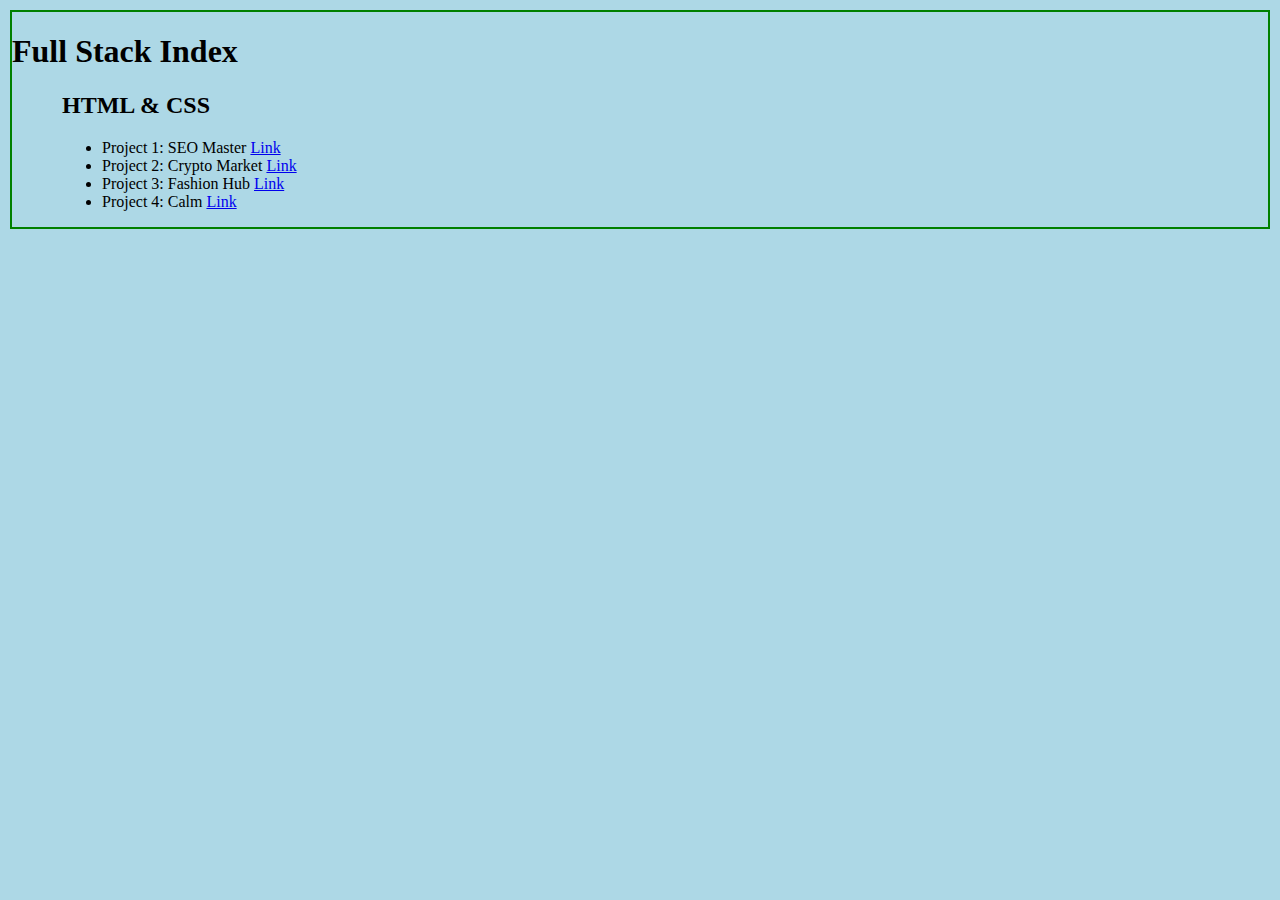
<file: index.html>
<!DOCTYPE html>
<html lang="en">
  <head>
    <meta charset="UTF-8" />
    <meta name="viewport" content="width=device-width, initial-scale=1.0" />
    <title>Full Stack Index</title>
    <!-- Style -->
    <link rel="stylesheet" href="style.css" />
  </head>
  <body>
    <header>
      <h1>Full Stack Index</h1>
    </header>
    <main>
      <section>
        <div class="html-css">
          <h2>HTML & CSS</h2>
          <ul>
            <li>
              Project 1: SEO Master
              <a href="HTML and CSS\Project 1\index.html" target="_blank"
                >Link</a
              >
            </li>
            <li>
              Project 2: Crypto Market
              <a href="HTML and CSS\Project 2\index.html" target="_blank"
                >Link</a
              >
            </li>
            <li>
              Project 3: Fashion Hub
              <a href="HTML and CSS\Project 3\index.html" target="_blank"
                >Link</a
              >
            </li>
            <li>
              Project 4: Calm
              <a href="HTML and CSS\Project 4\index.html" target="_blank"
                >Link</a
              >
            </li>
          </ul>
        </div>
      </section>
    </main>
  </body>
</html>
</file>
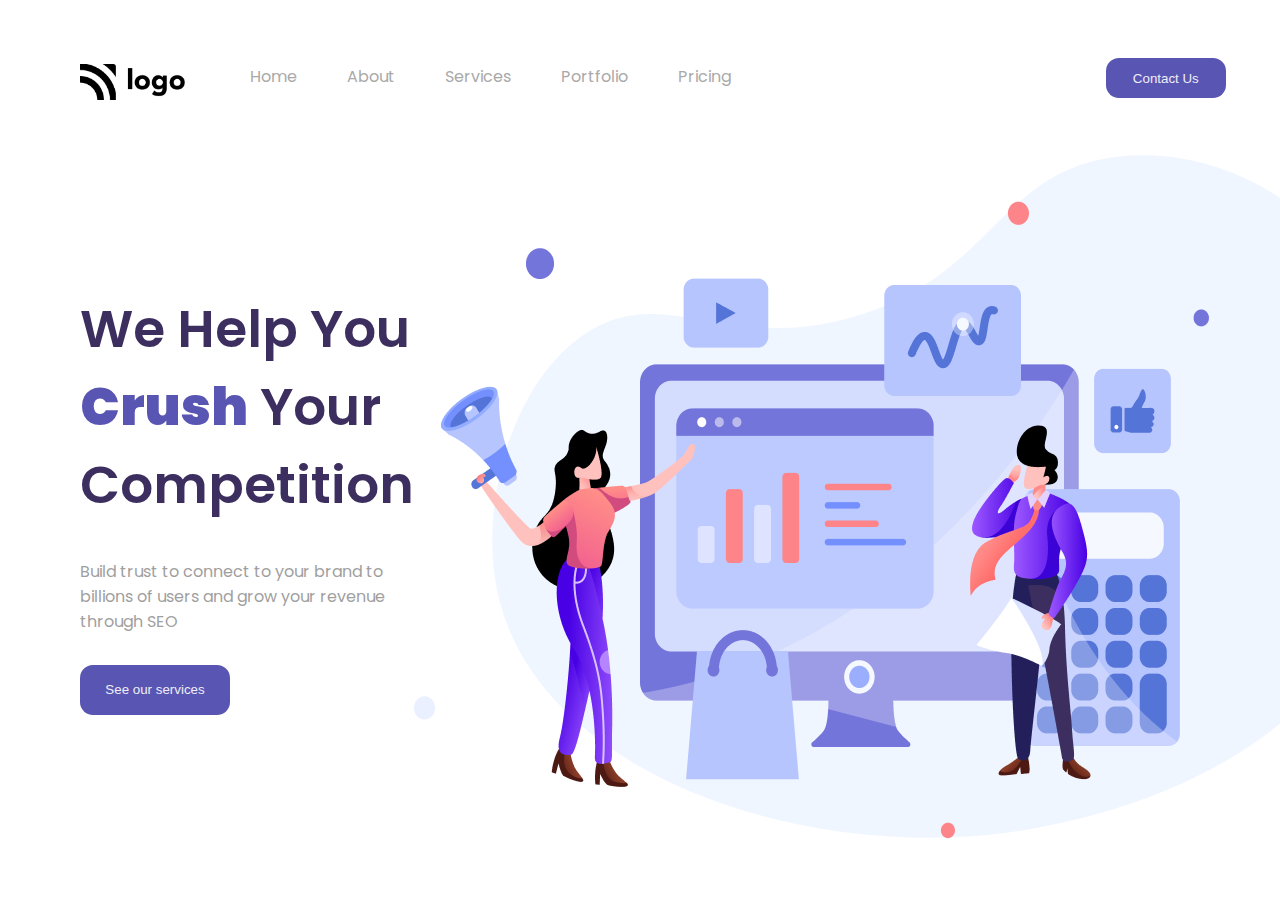
<file: HTML and CSS/Project 1/index.html>
<!DOCTYPE html>
<html lang="en">
  <head>
    <meta charset="UTF-8" />
    <meta name="viewport" content="width=device-width, initial-scale=1.0" />
    <title>SEO Master</title>

    <!-- Stylesheet -->
    <link rel="stylesheet" href="style.css" />

    <!-- Font -->
    <link rel="preconnect" href="https://fonts.googleapis.com" />
    <link rel="preconnect" href="https://fonts.gstatic.com" crossorigin />
    <link
      href="https://fonts.googleapis.com/css2?family=Poppins:ital,wght@0,100;0,200;0,300;0,400;0,500;0,600;0,700;0,800;0,900;1,100;1,200;1,300;1,400;1,500;1,600;1,700;1,800;1,900&display=swap"
      rel="stylesheet"
    />
  </head>

  <body>
    <div>
      <section>
        <nav class="navbar listbar">
          <div>
            <img
              class="logo"
              src="./assets/Logo.png"
              alt="Logo"
              style="padding-top: 16px"
            />
          </div>

          <div>
            <ul class="mylist">
              <li class="list-item">Home</li>
              <li class="list-item">About</li>
              <li class="list-item">Services</li>
              <li class="list-item">Portfolio</li>
              <li class="list-item">Pricing</li>
            </ul>
          </div>

          <div>
            <button class="button nav-button">Contact Us</button>
          </div>
        </nav>
      </section>

      <section>
        <div class="banner-container">
          <div class="content" style="padding-top: 100px">
            <h1 class="h1header">
              We Help You <strong style="color: #5955b3">Crush</strong> Your
              Competition
            </h1>
            <p class="ptype">
              Build trust to connect to your brand to billions of users and grow
              your revenue through SEO
            </p>
            <button class="button main-button">See our services</button>
          </div>

          <div>
            <img
              class="image"
              src="./assets/Header Illustration.png"
              alt="front-image"
            />
          </div>
        </div>
      </section>
    </div>
  </body>
</html>
</file>
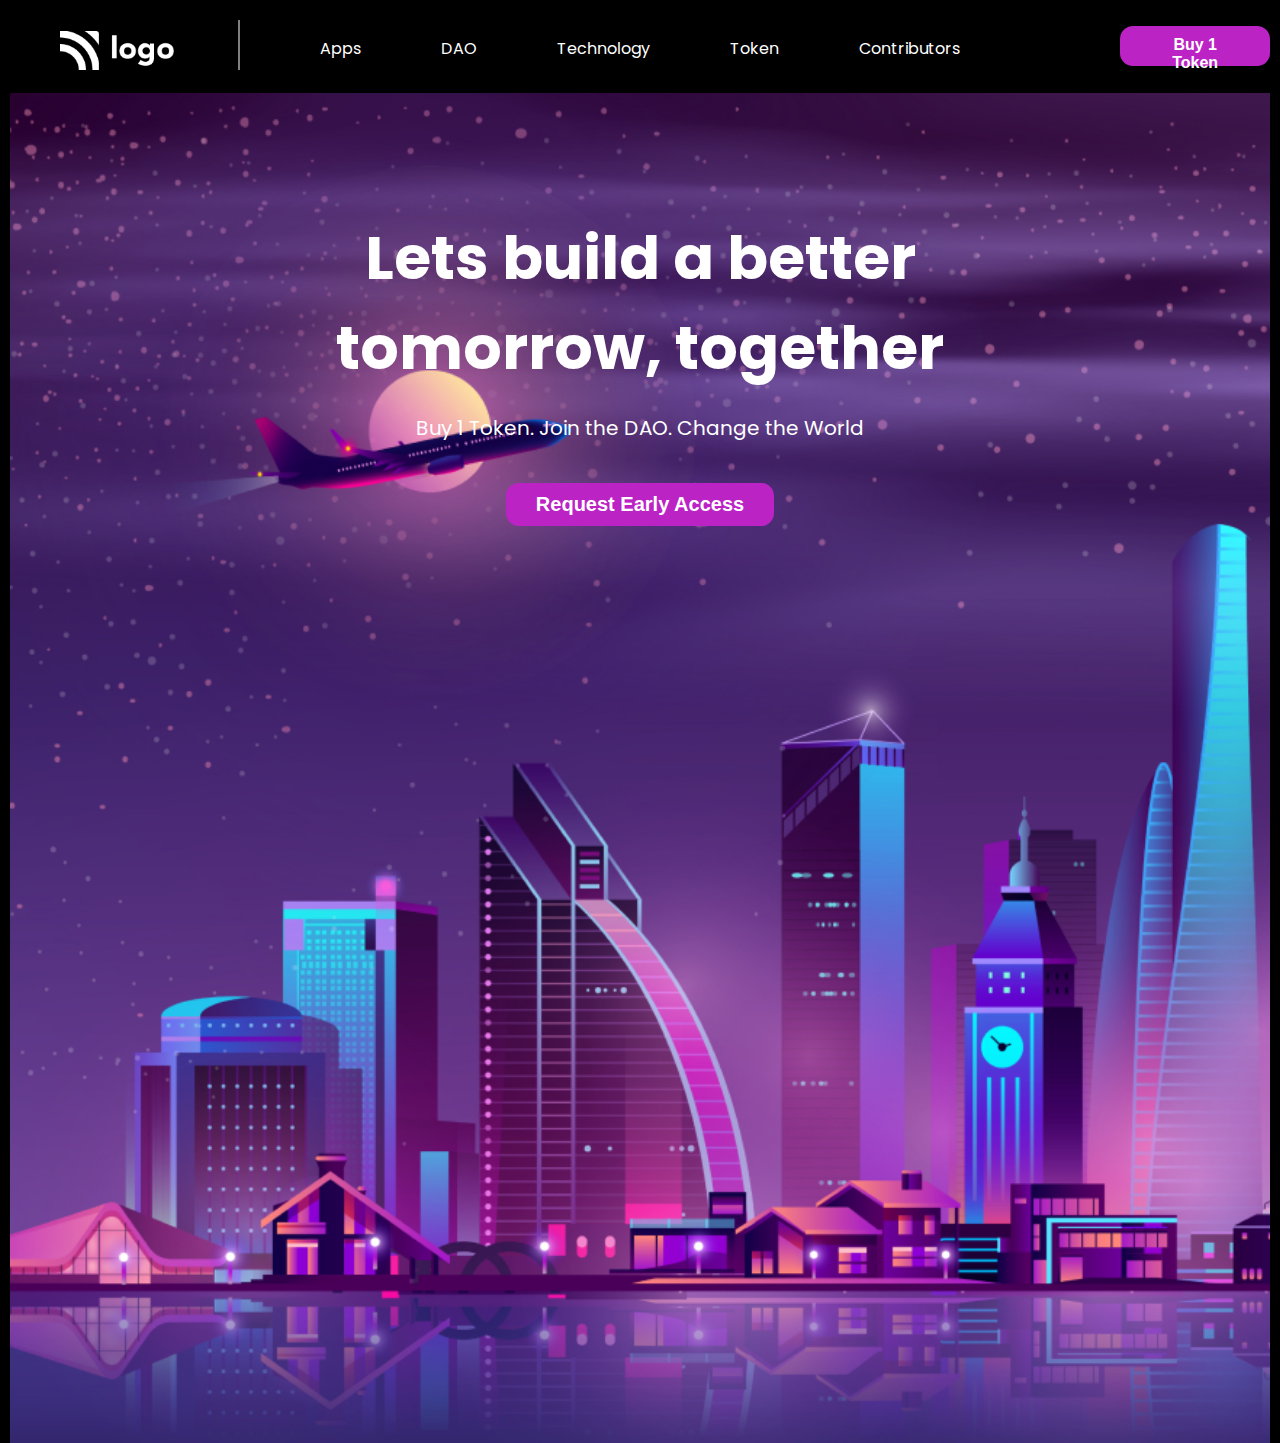
<file: HTML and CSS/Project 2/index.html>
<!DOCTYPE html>
<html lang="en">
  <head>
    <meta charset="UTF-8" />
    <meta name="viewport" content="width=device-width, initial-scale=1.0" />
    <title>Crypto Market</title>
    <!-- stylesheet -->
    <link rel="stylesheet" href="style.css" />
    <!-- Font -->
    <link rel="preconnect" href="https://fonts.googleapis.com" />
    <link rel="preconnect" href="https://fonts.gstatic.com" crossorigin />
    <link
      href="https://fonts.googleapis.com/css2?family=Poppins:ital,wght@0,100;0,200;0,300;0,400;0,500;0,600;0,700;0,800;0,900;1,100;1,200;1,300;1,400;1,500;1,600;1,700;1,800;1,900&display=swap"
      rel="stylesheet"
    />
  </head>
  <body>
    <div class="container">
      <section class="navbar">
        <nav class="navbar-container">
          <div class="logo-div">
            <img class="logo" src="./assets/white-logo.png" alt="logo" />
          </div>
          <div class="lines"></div>
          <div class="nav-list">
            <ul class="list">
              <li class="list-item">Apps</li>
              <li class="list-item">DAO</li>
              <li class="list-item">Technology</li>
              <li class="list-item">Token</li>
              <li class="list-item">Contributors</li>
            </ul>
          </div>
          <div class="button-group">
            <button class="nav-button btn"><strong>Buy 1 Token</strong></button>
          </div>
        </nav>
      </section>

      <section class="banner">
        <div class="banner-container">
          <div>
            <h1>Lets build a better tomorrow, together</h1>
            <p>Buy 1 Token. Join the DAO. Change the World</p>
          </div>
          <div class="button-group">
            <button class="banner-button btn">
              <strong>Request Early Access</strong>
            </button>
          </div>
        </div>
      </section>
    </div>
  </body>
</html>
</file>
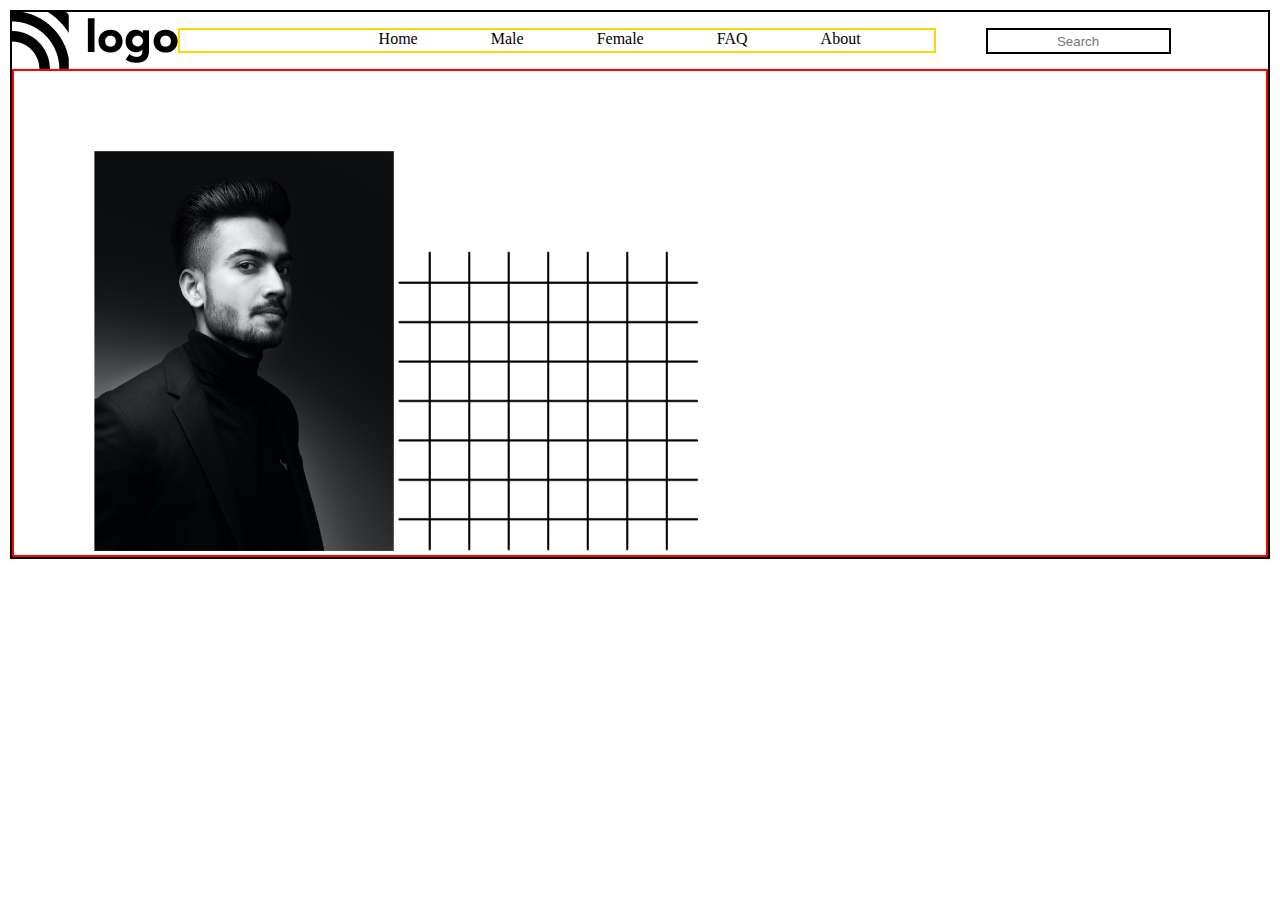
<file: HTML and CSS/Project 3/index.html>
<!DOCTYPE html>
<html lang="en">
  <head>
    <meta charset="UTF-8" />
    <meta name="viewport" content="width=device-width, initial-scale=1.0" />
    <title>Fashon Hub</title>
    <!-- Style -->
    <link rel="stylesheet" href="style.css" />
  </head>
  <body>
    <header>
      <div class="nav-container">
        <img src="./assets/Logo.png" alt="logo" />
        <ul class="nav-list">
          <li class="list-item">Home</li>
          <li class="list-item">Male</li>
          <li class="list-item">Female</li>
          <li class="list-item">FAQ</li>
          <li class="list-item">About</li>
        </ul>
        <input class="search" type="text" placeholder="Search" />
      </div>
    </header>
    <main>
      <div class="main-container">
        <div class="image-container">
          <img class="myimage" src="./assets/Image.png" alt="photo" />
          <img class="mesh" src="./assets/squares.png" alt="squares" />
        </div>
      </div>
    </main>
  </body>
</html>
</file>
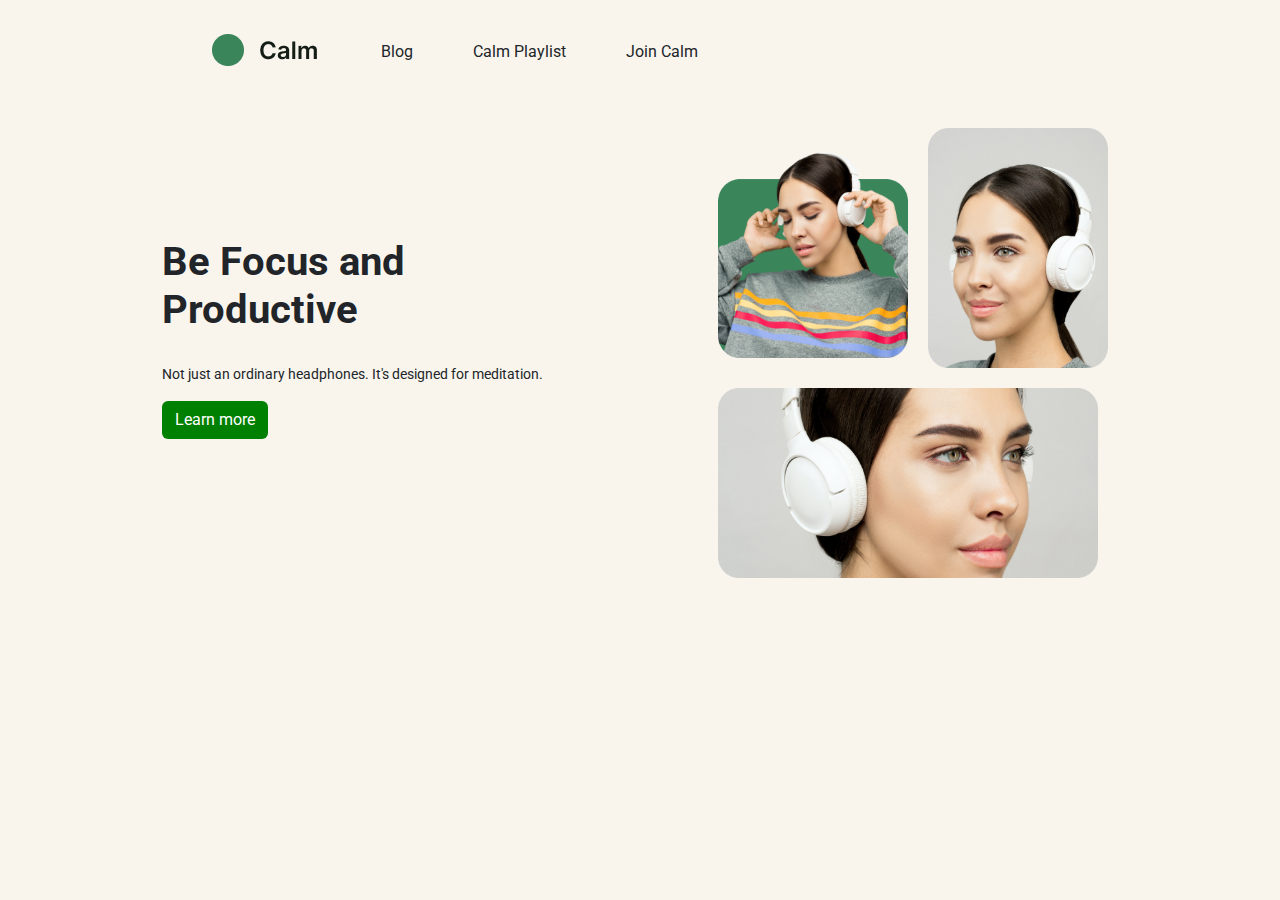
<file: HTML and CSS/Project 4/index.html>
<!DOCTYPE html>
<html lang="en">
  <head>
    <meta charset="UTF-8" />
    <meta name="viewport" content="width=device-width, initial-scale=1.0" />
    <title>Calm</title>
    <!-- Font -->
    <link rel="preconnect" href="https://fonts.googleapis.com" />
    <link rel="preconnect" href="https://fonts.gstatic.com" crossorigin />
    <link
      href="https://fonts.googleapis.com/css2?family=Roboto:ital,wght@0,100;0,300;0,400;0,500;0,700;0,900;1,100;1,300;1,400;1,500;1,700;1,900&display=swap"
      rel="stylesheet"
    />
    <!-- Bootstrap -->
    <link
      href="https://cdn.jsdelivr.net/npm/bootstrap@5.3.3/dist/css/bootstrap.min.css"
      rel="stylesheet"
      integrity="sha384-QWTKZyjpPEjISv5WaRU9OFeRpok6YctnYmDr5pNlyT2bRjXh0JMhjY6hW+ALEwIH"
      crossorigin="anonymous"
    />
    <script
      src="https://cdn.jsdelivr.net/npm/bootstrap@5.3.3/dist/js/bootstrap.bundle.min.js"
      integrity="sha384-YvpcrYf0tY3lHB60NNkmXc5s9fDVZLESaAA55NDzOxhy9GkcIdslK1eN7N6jIeHz"
      crossorigin="anonymous"
    ></script>
    <!-- CSS -->
    <link rel="stylesheet" href="style.css" />
  </head>
  <body>
    <div>
      <div class="d-flex flex-row justify-content-start">
        <li style="padding-top: 12px">
          <img class="logo" src="./logo.png" alt="" />
        </li>
        <li>Blog</li>
        <li>Calm Playlist</li>
        <li>Join Calm</li>
      </div>
      <div class="d-flex flex-row justify-content-evenly">
        <div class="container1">
          <h2>Be Focus and Productive</h2>
          <p>Not just an ordinary headphones. It's designed for meditation.</p>
          <button class="btn btn1">Learn more</button>
        </div>
        <div class="container2">
          <div class="d-flex flex-column justify-content-start">
            <div class="d-flex flex-row justify-content-start">
              <img class="img1" src="./img1.png" alt="" />
              <img class="img2" src="./img2.png" alt="" />
            </div>
            <div><img class="img3" src="./img3.png" alt="" /></div>
          </div>
        </div>
      </div>
    </div>
  </body>
</html>
</file>
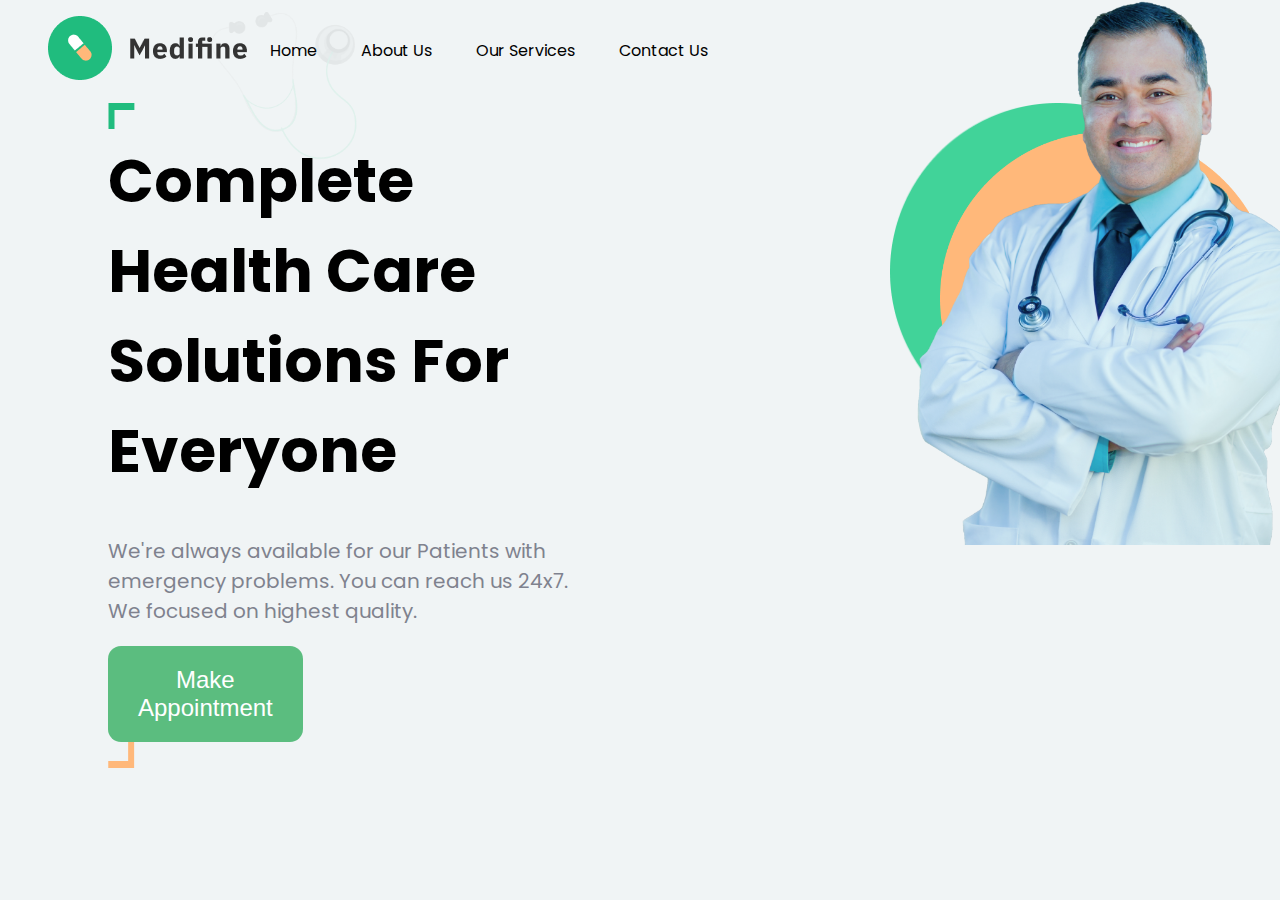
<file: HTML and CSS/Project 5/index.html>
<!DOCTYPE html>
<html lang="en">
  <head>
    <meta charset="UTF-8" />
    <meta name="viewport" content="width=device-width, initial-scale=1.0" />
    <title>Medifine</title>
    <!-- Font -->
    <link rel="preconnect" href="https://fonts.googleapis.com" />
    <link rel="preconnect" href="https://fonts.gstatic.com" crossorigin />
    <link
      href="https://fonts.googleapis.com/css2?family=Poppins:ital,wght@0,100;0,200;0,300;0,400;0,500;0,600;0,700;0,800;0,900;1,100;1,200;1,300;1,400;1,500;1,600;1,700;1,800;1,900&display=swap"
      rel="stylesheet"
    />
    <link rel="stylesheet" href="style.css" />
  </head>
  <body>
    <div>
      <nav>
        <ul class="list">
          <li>
            <img src="./assets/logo.png" alt="" />
          </li>
          <li class="list-item">Home</li>
          <li class="list-item">About Us</li>
          <li class="list-item">Our Services</li>
          <li class="list-item">Contact Us</li>
        </ul>
      </nav>
      <div class="container">
        <div class="text-container">
          <div><img src="./assets/topAngle.png" alt="" /></div>
          <h1 class="main-heading">
            Complete Health Care Solutions For Everyone
          </h1>
          <p class="description">
            We're always available for our Patients with emergency problems. You
            can reach us 24x7. We focused on highest quality.
          </p>
          <button class="btn">Make Appointment</button>
          <img src="./assets/bottomAngle.png" alt="" />
        </div>
        <div class="ste">
          <img class="steth" src="./assets/stethoscope.png" alt="" />
        </div>
        <div class="image">
          <img class="green" src="./assets/greenBox.png" alt="" />
          <img class="yellow" src="./assets/yellowBox.png" alt="" />
          <img class="doctor" src="./assets/doctor.png" alt="" />
        </div>
      </div>
    </div>
  </body>
</html>
</file>
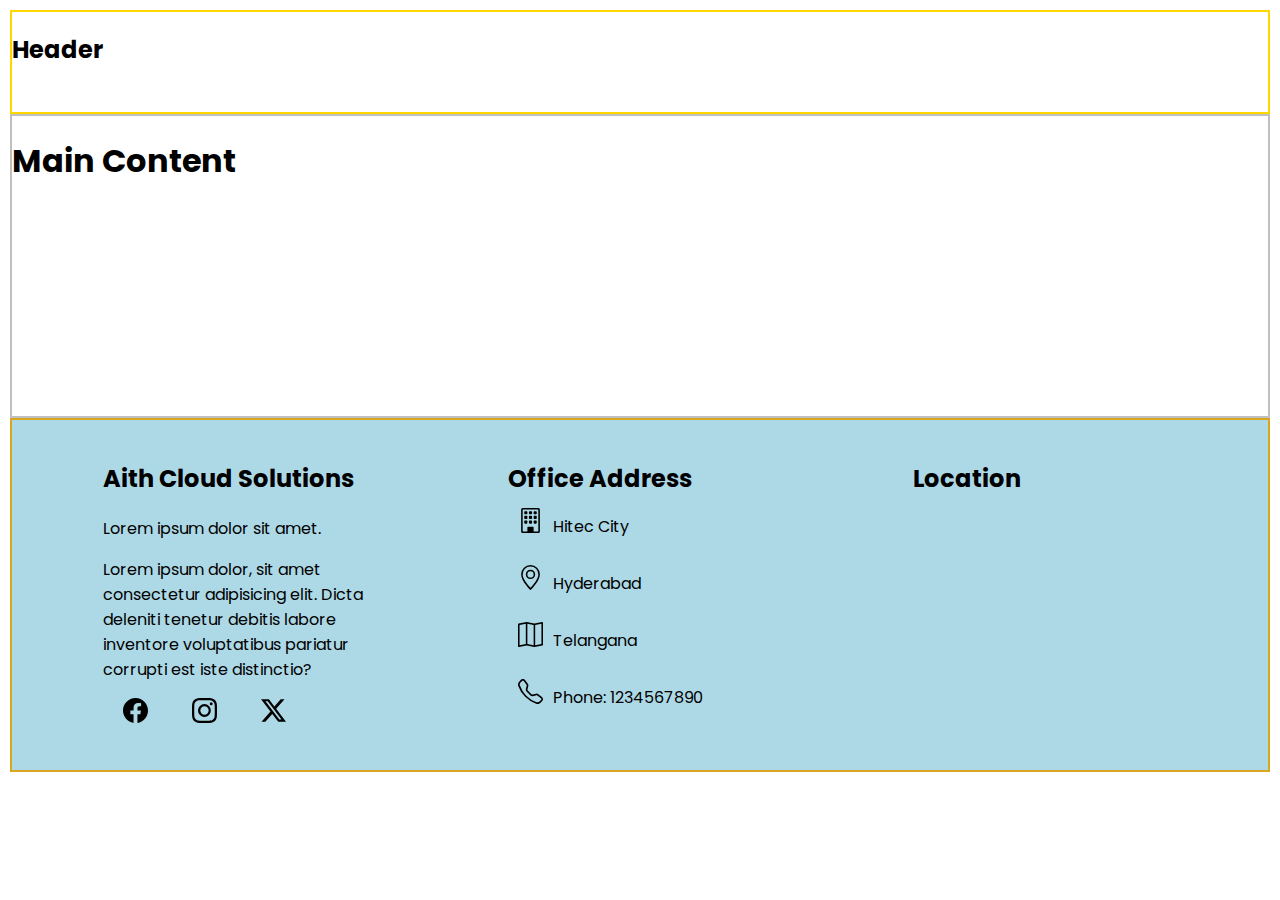
<file: HTML and CSS/Examples/Task 1 Footer/footer.html>
<!DOCTYPE html>
<html lang="en">
  <head>
    <meta charset="UTF-8" />
    <meta name="viewport" content="width=device-width, initial-scale=1.0" />
    <title>Footer Example</title>
    <!-- CSS -->
    <link rel="stylesheet" href="style.css" />
    <!-- Font -->
    <link rel="preconnect" href="https://fonts.googleapis.com" />
    <link rel="preconnect" href="https://fonts.gstatic.com" crossorigin />
    <link
      href="https://fonts.googleapis.com/css2?family=Poppins:ital,wght@0,100;0,200;0,300;0,400;0,500;0,600;0,700;0,800;0,900;1,100;1,200;1,300;1,400;1,500;1,600;1,700;1,800;1,900&display=swap"
      rel="stylesheet"
    />
  </head>
  <body>
    <header>
      <div class="head"><h2>Header</h2></div>
    </header>
    <main>
      <div class="main"><h1>Main Content</h1></div>
    </main>
    <footer>
      <div class="foot">
        <ul class="list">
          <li class="list-item">
            <h2>Aith Cloud Solutions</h2>
            <p>Lorem ipsum dolor sit amet.</p>
            <p>
              Lorem ipsum dolor, sit amet consectetur adipisicing elit. Dicta
              deleniti tenetur debitis labore inventore voluptatibus pariatur
              corrupti est iste distinctio?
            </p>
            <div>
              <a href="https://www.facebook.com" class="anc" target="_blank">
                <img class="logo" src="./assets/facebook.svg" alt="facebook"
              /></a>
              <a href="https://www.instagram.com" class="anc" target="_blank">
                <img class="logo" src="./assets/instagram.svg" alt="instagram"
              /></a>
              <a href="https://www.x.com" class="anc" target="_blank">
                <img class="logo" src="./assets/twitter-x.svg" alt="twitter"
              /></a>
            </div>
          </li>
          <li class="list-item">
            <h2 style="margin-bottom: 2px">Office Address</h2>
            <div class="log">
              <img class="mylog" src="./assets/building.svg" alt="building" />
              <p>Hitec City</p>
            </div>
            <div class="log">
              <img class="mylog" src="./assets/geo-alt.svg" alt="geo" />
              <p>Hyderabad</p>
            </div>
            <div class="log">
              <img class="mylog" src="./assets/map.svg" alt="map" />
              <p>Telangana</p>
            </div>
            <div class="log">
              <img class="mylog" src="./assets/telephone.svg" alt="phone" />
              <p>Phone: 1234567890</p>
            </div>
          </li>
          <li class="list-item">
            <h2 style="margin-bottom: 0">Location</h2>
            <iframe
              src="https://www.google.com/maps/embed?pb=!1m18!1m12!1m3!1d3806.390251784281!2d78.37824587421079!3d17.441025901259536!2m3!1f0!2f0!3f0!3m2!1i1024!2i768!4f13.1!3m3!1m2!1s0x246028c1878e7ef7%3A0x4e0d4a6b20e3d053!2sAithcloud%20Solutions!5e0!3m2!1sen!2sin!4v1713951904499!5m2!1sen!2sin"
              width="320"
              height="230"
              style="border: 0"
              allowfullscreen=""
              loading="lazy"
              referrerpolicy="no-referrer-when-downgrade"
            ></iframe>
          </li>
        </ul>
      </div>
    </footer>
  </body>
</html>
</file>
<file: style.css>
body {
  background-color: lightblue;
  margin: 10px;
  border: 2px solid green;
}

.html-css {
  /* border: 2px solid red; */
  margin-left: 50px;
}
</file>
<file: HTML and CSS/Project 1/style.css>
body {
  font-family: "Poppins";
  font-weight: 400;
  font-style: normal;
  margin: 0;
  padding: 0;
}

.h1header {
  font-size: 52px;
  font-weight: 600;
  color: #3c2f60;
}

.ptype {
  color: #9f9f9f;
}

.logo {
  height: 36px;
  width: auto;
}

.navbar {
  padding: 48px 80px;
  display: flex;
}

.mylist {
  list-style: none;
  display: flex;
  cursor: pointer;
}

.list-item {
  padding: 0px 25px;
  color: darkgray;
}

.list-item:hover {
  color: #161616;
}

.content {
  margin-left: 80px;
  /* width: 30%; */
  height: auto;
}

.button {
  background-color: #5955b3;
  color: #efeef7;
  border: none;
  padding: 8px 16px;
  border-radius: 13px;
}

.nav-button {
  height: 40px;
  width: 120px;
  margin-left: 350px;
  padding: 10px 20px;
  margin-top: 10px;
}

.main-button {
  height: 50px;
  width: 150px;
  margin-top: 15px;
}

/*Go through the below code again*/
.button::after {
  content: "";
  transform: scale(0);
}

.button:hover {
  transform: scale(1.08);
  transition: transform 0.2s ease-in-out;
}

.image {
  float: right;
}

.banner-container {
  display: flex;
  justify-content: flex-start;
}

/* Font */
.poppins-thin {
  font-family: "Poppins", sans-serif;
  font-weight: 100;
  font-style: normal;
}

.poppins-extralight {
  font-family: "Poppins", sans-serif;
  font-weight: 200;
  font-style: normal;
}

.poppins-light {
  font-family: "Poppins", sans-serif;
  font-weight: 300;
  font-style: normal;
}

.poppins-regular {
  font-family: "Poppins", sans-serif;
  font-weight: 400;
  font-style: normal;
}

.poppins-medium {
  font-family: "Poppins", sans-serif;
  font-weight: 500;
  font-style: normal;
}

.poppins-semibold {
  font-family: "Poppins", sans-serif;
  font-weight: 600;
  font-style: normal;
}

.poppins-bold {
  font-family: "Poppins", sans-serif;
  font-weight: 700;
  font-style: normal;
}

.poppins-extrabold {
  font-family: "Poppins", sans-serif;
  font-weight: 800;
  font-style: normal;
}

.poppins-black {
  font-family: "Poppins", sans-serif;
  font-weight: 900;
  font-style: normal;
}

.poppins-thin-italic {
  font-family: "Poppins", sans-serif;
  font-weight: 100;
  font-style: italic;
}

.poppins-extralight-italic {
  font-family: "Poppins", sans-serif;
  font-weight: 200;
  font-style: italic;
}

.poppins-light-italic {
  font-family: "Poppins", sans-serif;
  font-weight: 300;
  font-style: italic;
}

.poppins-regular-italic {
  font-family: "Poppins", sans-serif;
  font-weight: 400;
  font-style: italic;
}

.poppins-medium-italic {
  font-family: "Poppins", sans-serif;
  font-weight: 500;
  font-style: italic;
}

.poppins-semibold-italic {
  font-family: "Poppins", sans-serif;
  font-weight: 600;
  font-style: italic;
}

.poppins-bold-italic {
  font-family: "Poppins", sans-serif;
  font-weight: 700;
  font-style: italic;
}

.poppins-extrabold-italic {
  font-family: "Poppins", sans-serif;
  font-weight: 800;
  font-style: italic;
}

.poppins-black-italic {
  font-family: "Poppins", sans-serif;
  font-weight: 900;
  font-style: italic;
}
</file>
<file: HTML and CSS/Project 2/style.css>
body {
  background-color: black;
  color: white;
  margin: 10px;
  font-family: poppins;
  height: 150vh;
}

.lines {
  margin-top: 10px;
  height: 48px;
  border: 1px solid grey;
}

.banner {
  background-image: url("./assets/bg.png");
  background-size: cover;
  width: auto;
  height: 150vh;
}

.list {
  list-style: none;
  display: flex;
  justify-content: start;
  font-weight: 400;
}

.navbar-container {
  display: flex;
  justify-content: flex-start;
}

.banner-container {
  width: 50%;
  text-align: center;
  padding-top: 5rem;
  padding-left: 25%;
  padding-right: 25%;
}

h1 {
  font-size: 60px;
  margin-bottom: 0;
}

p {
  font-size: 1.25rem;
}

.btn {
  color: white;
  background-color: #bb23c5;
  padding: 10px 30px;
  border: none;
  border-radius: 13px;
}

.nav-button {
  margin-left: 120px;
}

.logo-div {
  margin-top: 5px;
}
.logo {
  width: 50%;
  margin: 16px;
  margin-left: 50px;
}

.list-item {
  padding: 10px 40px;
  font-size: 16px;
  cursor: pointer;
}

.nav-button {
  height: 40px;
  margin-top: 16px;
  font-size: 16px;
}

.banner-button {
  margin-top: 20px;
  font-size: 20px;
}

.btn:hover {
  transform: scale(1.08);
  transition: transform 0.2s ease-in-out;
  color: bisque;
  cursor: pointer;
}

.list-item:hover {
  color: bisque;
}

/* Font */
.poppins-thin {
  font-family: "Poppins", sans-serif;
  font-weight: 100;
  font-style: normal;
}

.poppins-extralight {
  font-family: "Poppins", sans-serif;
  font-weight: 200;
  font-style: normal;
}

.poppins-light {
  font-family: "Poppins", sans-serif;
  font-weight: 300;
  font-style: normal;
}

.poppins-regular {
  font-family: "Poppins", sans-serif;
  font-weight: 400;
  font-style: normal;
}

.poppins-medium {
  font-family: "Poppins", sans-serif;
  font-weight: 500;
  font-style: normal;
}

.poppins-semibold {
  font-family: "Poppins", sans-serif;
  font-weight: 600;
  font-style: normal;
}

.poppins-bold {
  font-family: "Poppins", sans-serif;
  font-weight: 700;
  font-style: normal;
}

.poppins-extrabold {
  font-family: "Poppins", sans-serif;
  font-weight: 800;
  font-style: normal;
}

.poppins-black {
  font-family: "Poppins", sans-serif;
  font-weight: 900;
  font-style: normal;
}

.poppins-thin-italic {
  font-family: "Poppins", sans-serif;
  font-weight: 100;
  font-style: italic;
}

.poppins-extralight-italic {
  font-family: "Poppins", sans-serif;
  font-weight: 200;
  font-style: italic;
}

.poppins-light-italic {
  font-family: "Poppins", sans-serif;
  font-weight: 300;
  font-style: italic;
}

.poppins-regular-italic {
  font-family: "Poppins", sans-serif;
  font-weight: 400;
  font-style: italic;
}

.poppins-medium-italic {
  font-family: "Poppins", sans-serif;
  font-weight: 500;
  font-style: italic;
}

.poppins-semibold-italic {
  font-family: "Poppins", sans-serif;
  font-weight: 600;
  font-style: italic;
}

.poppins-bold-italic {
  font-family: "Poppins", sans-serif;
  font-weight: 700;
  font-style: italic;
}

.poppins-extrabold-italic {
  font-family: "Poppins", sans-serif;
  font-weight: 800;
  font-style: italic;
}

.poppins-black-italic {
  font-family: "Poppins", sans-serif;
  font-weight: 900;
  font-style: italic;
}
</file>
<file: HTML and CSS/Project 3/style.css>
body {
  margin: 10px;
  border: 2px solid black;
}

.nav-container {
  display: flex;
  justify-content: flex-start;
}

.nav-list {
  border: 2px solid gold;
  width: 50%;
  padding-left: 10%;
  list-style: none;
  display: flex;
  justify-content: space-evenly;
}

.search {
  border: 2px solid black;
  margin-top: 16px;
  margin-left: 50px;
  height: 20px;
  text-align: center;
}

.image-container {
  border: 2px solid red;
}

.myimage {
  padding-top: 80px;
  padding-left: 80px;
  width: 300px;
  height: 400px;
}

.mesh {
  z-index: -1;

  padding-right: -40px;
  height: 300px;
  width: 300px;
}
</file>
<file: HTML and CSS/Project 4/style.css>
body {
  /* border: 2px solid gold; */
  background-color: #f9f5ed;
  font-family: Roboto;
  cursor: pointer;
}

li {
  list-style: none;
  margin: 20px 30px;
  padding-top: 20px;
}

.logo {
  padding-left: 180px;
  margin: 0;
  padding-bottom: 0px;
}

.btn1 {
  color: white;
  background-color: green;
}

.container1 {
  width: 30%;
  padding-top: 150px;
  /* border: 2px solid red; */
}
.container2 {
  /* border: 2px solid green; */
}

.img1,
.img2,
.img3 {
  padding: 10px;
}

.img1 {
  margin-top: 30px;
  height: 250px;
  width: 210px;
}

.img2 {
  margin-top: 30px;
  height: 260px;
  width: 200px;
}

.img3 {
  height: 210px;
  width: 400px;
}

h2 {
  font-weight: 700;

  font-size: 40px;
}

p {
  margin-top: 30px;
  font-size: 14px;
}
</file>
<file: HTML and CSS/Project 5/style.css>
body {
  background-color: #f0f4f5;
  font-family: poppins;
}

.list {
  flex-direction: row;
  display: flex;
  list-style: none;
}

.list-item {
  margin: 22px;
}

.text-container {
  margin-top: 0;
  margin-left: 100px;
  width: 1000px;
}

.main-heading {
  margin-top: 0;
  font-size: 60px;
}

.description {
  font-size: 20px;
  color: #7f828e;
}

.btn {
  margin-right: 300px;
  font-size: 24px;
  border: none;
  border-radius: 13px;
  background-color: #5bbd7f;
  color: white;
  padding: 20px 30px;
}

.container {
  display: flex;
}

.ste {
  margin-top: -100px;
  margin-left: -400px;
}
.steth {
  width: 70%;
}

.green {
  margin-left: 450px;
  width: 40%;
}

.yellow {
  margin-top: -400px;
  margin-left: 500px;
  width: 40%;
}

.doctor {
  margin-top: -500px;
  margin-left: 450px;
  width: 50%;
}
</file>
<file: HTML and CSS/Examples/Task 1 Footer/style.css>
body {
  margin: 10px;
  font-family: poppins;
}

.head {
  height: 100px;
  border: 2px solid gold;
}

.main {
  height: 300px;
  border: 2px solid silver;
}

.foot {
  background-color: lightblue;
  height: 350px;
  border: 2px solid goldenrod;
}

.list {
  height: 300px;
  display: flex;
  justify-content: space-around;
  list-style: none;
  /* border: 2px solid red; */
}

.list-item {
  /* border: 2px solid green; */
  width: 25%;
  margin: 5px;
}

.anc {
  padding: 20px;
}

.logo {
  height: 25px;
  width: 25px;
}

.log {
  display: flex;
  flex-direction: row;
}

.mylog {
  padding: 10px;
  height: 25px;
}

/* Font */

.poppins-thin {
  font-family: "Poppins", sans-serif;
  font-weight: 100;
  font-style: normal;
}

.poppins-extralight {
  font-family: "Poppins", sans-serif;
  font-weight: 200;
  font-style: normal;
}

.poppins-light {
  font-family: "Poppins", sans-serif;
  font-weight: 300;
  font-style: normal;
}

.poppins-regular {
  font-family: "Poppins", sans-serif;
  font-weight: 400;
  font-style: normal;
}

.poppins-medium {
  font-family: "Poppins", sans-serif;
  font-weight: 500;
  font-style: normal;
}

.poppins-semibold {
  font-family: "Poppins", sans-serif;
  font-weight: 600;
  font-style: normal;
}

.poppins-bold {
  font-family: "Poppins", sans-serif;
  font-weight: 700;
  font-style: normal;
}

.poppins-extrabold {
  font-family: "Poppins", sans-serif;
  font-weight: 800;
  font-style: normal;
}

.poppins-black {
  font-family: "Poppins", sans-serif;
  font-weight: 900;
  font-style: normal;
}

.poppins-thin-italic {
  font-family: "Poppins", sans-serif;
  font-weight: 100;
  font-style: italic;
}

.poppins-extralight-italic {
  font-family: "Poppins", sans-serif;
  font-weight: 200;
  font-style: italic;
}

.poppins-light-italic {
  font-family: "Poppins", sans-serif;
  font-weight: 300;
  font-style: italic;
}

.poppins-regular-italic {
  font-family: "Poppins", sans-serif;
  font-weight: 400;
  font-style: italic;
}

.poppins-medium-italic {
  font-family: "Poppins", sans-serif;
  font-weight: 500;
  font-style: italic;
}

.poppins-semibold-italic {
  font-family: "Poppins", sans-serif;
  font-weight: 600;
  font-style: italic;
}

.poppins-bold-italic {
  font-family: "Poppins", sans-serif;
  font-weight: 700;
  font-style: italic;
}

.poppins-extrabold-italic {
  font-family: "Poppins", sans-serif;
  font-weight: 800;
  font-style: italic;
}

.poppins-black-italic {
  font-family: "Poppins", sans-serif;
  font-weight: 900;
  font-style: italic;
}
</file>
